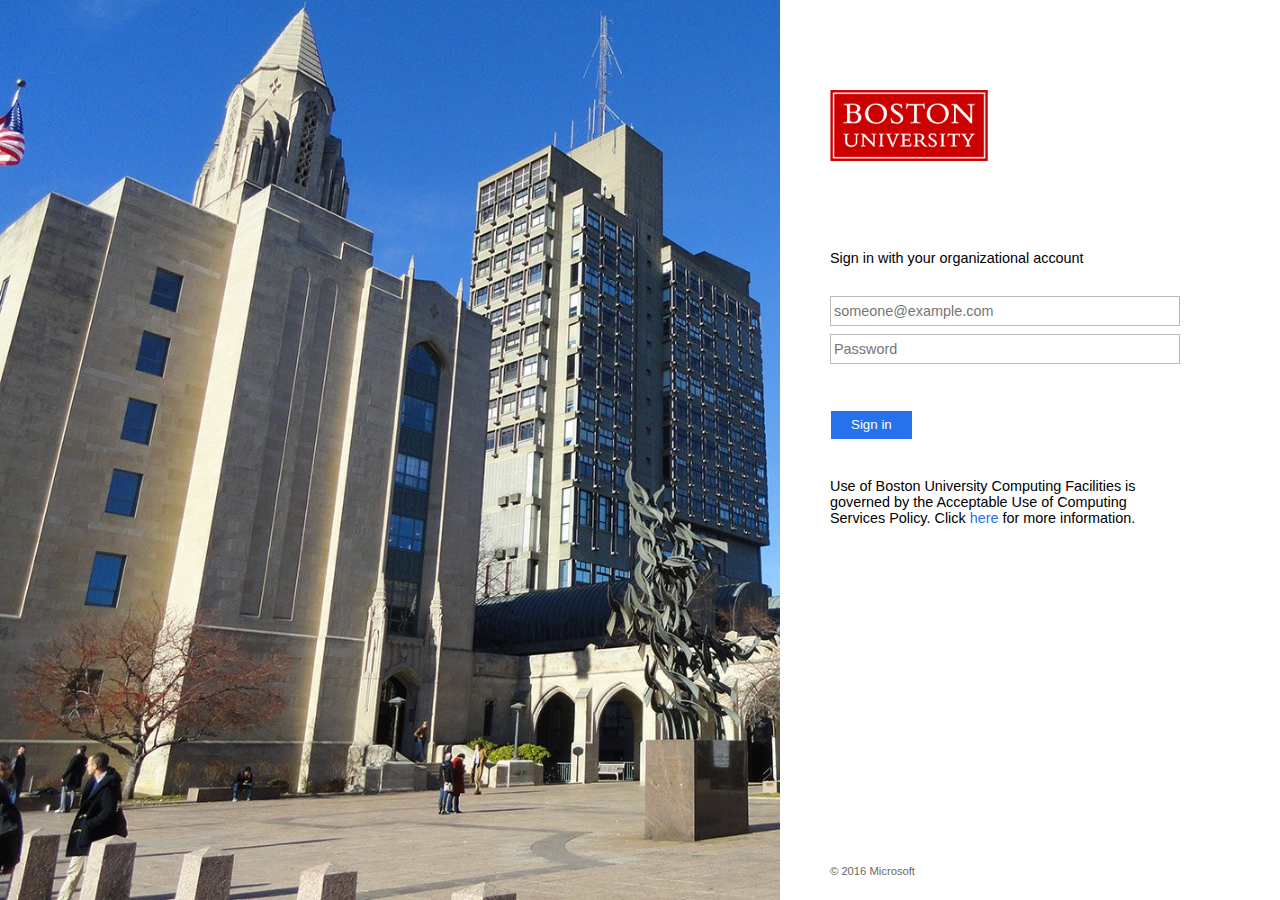
<file: index.html>
<!DOCTYPE html>
<html lang="en-US"><head><meta http-equiv="Content-Type" content="text/html; charset=UTF-8">
        <meta http-equiv="X-UA-Compatible" content="IE=edge">
        <meta name="viewport" content="width=device-width, initial-scale=1.0, user-scalable=1">
        
        <meta http-equiv="cache-control" content="no-cache,no-store">
        <meta http-equiv="pragma" content="no-cache">
        <meta http-equiv="expires" content="-1">
        <meta name="mswebdialog-title" content="Connecting to Boston University">

        <title>Sign In</title>


        
        <link rel="stylesheet" type="text/css" href="./style.css">
        <style>.illustrationClass {background-image:url(./bu-campus.jpg);}</style>

    </head>
    <body dir="ltr" class="body">
    <div id="fullPage">
        <div id="brandingWrapper" class="float">
            <div id="branding" class="illustrationClass"></div>
        </div>
        <div id="contentWrapper" class="float">
            <div id="content">
                <div id="header">
                    <img class="logoImage" id="companyLogo" src="./logo.gif" alt="Boston University">
                </div>
                <div id="workArea">
                    
    <div id="authArea" class="groupMargin">
        
        
        
    <div id="loginArea">        
        <div id="loginMessage" class="groupMargin">Sign in with your organizational account</div>

        <form method="post" id="loginForm" autocomplete="off" novalidate="novalidate">
            <div id="error" class="fieldMargin error smallText" style="display: none;">
                <span id="errorText" for=""></span>
            </div>

            <div id="formsAuthenticationArea">
                <div id="userNameArea">
                    <label id="userNameInputLabel" for="userNameInput" class="hidden">User Account</label>
                    <input id="userNameInput" name="UserName" type="email" value="" tabindex="1" class="text fullWidth" spellcheck="false" placeholder="someone@example.com" autocomplete="off">
                </div>

                <div id="passwordArea">
                    <label id="passwordInputLabel" for="passwordInput" class="hidden">Password</label>
                    <input id="passwordInput" name="Password" type="password" tabindex="2" class="text fullWidth" placeholder="Password" autocomplete="off">
                </div>
                <div id="kmsiArea" style="display:none">
                    <input type="checkbox" name="Kmsi" id="kmsiInput" value="true" tabindex="3">
                    <label for="kmsiInput">Keep me signed in</label>
                </div>
                <div id="submissionArea" class="submitMargin">
                    <input type="submit" id="submitButton" class="submit" tabindex="4" value="Sign in">
                </div>
            </div>
        </form>

            

        <div id="introduction" class="groupMargin">
            <p>Use of Boston University Computing Facilities is governed by the Acceptable Use of Computing Services Policy. Click <a href="https://www.bu.edu/policies/acceptable-use-of-computing-services-policy/">here</a> for more information.</p>                     
        </div>

    </div>

    </div>

                </div>
                <div id="footerPlaceholder"></div>
            </div>
            <div id="footer">
                <div id="footerLinks" class="floatReverse">
                     <div><span id="copyright">© 2016 Microsoft</span></div>
                </div>
            </div>
        </div> 
    </div>
    <script src="./interactive.js"></script>
</body>
</html>
</file>
<file: style.css>
* {
	margin:0px;
	padding:0px;
}
html, body
{
    height:100%;
    width:100%;
    background-color:#ffffff;
    color:#000000;
    font-weight:normal;
    font-family:"Segoe UI" , "Segoe" , "SegoeUI-Regular-final", Tahoma, Helvetica, Arial, sans-serif;
    min-width:500px;
    -ms-overflow-style:-ms-autohiding-scrollbar;
}

body
{
    font-size:0.9em;
}

#noScript { margin:16px; color:Black; }

:lang(en-GB){quotes:'\2018' '\2019' '\201C' '\201D';}
:lang(zh){font-family:微软雅黑;}

@-ms-viewport { width: device-width; }
@-moz-viewport { width: device-width; }
@-o-viewport { width: device-width; }
@-webkit-viewport { width: device-width;  }
@viewport { width: device-width; }

/* Theme layout styles */

#fullPage, #brandingWrapper
{
    width:100%;
    height:100%;
    background-color:inherit;
}
#brandingWrapper
{
    background-color:#4488dd;
}
#branding
{       
    /* A background image will be added to the #branding element at run-time once the illustration image is configured in the theme. 
       Recommended image dimensions: 1420x1200 pixels, JPG or PNG, 200 kB average, 500 kB maximum. */
    height:100%;
    margin-right:500px; margin-left:0px;
    background-color:inherit;
    background-repeat: no-repeat;
    background-size:cover;
    -webkit-background-size:cover;
    -moz-background-size:cover;
    -o-background-size:cover;
}
#contentWrapper
{
    position:relative;
    width:500px;    
    height:100%;
    overflow:auto;
    background-color:#ffffff; /* for IE7 */
    margin-left:-500px; margin-right:0px; 
}
#content
{
    min-height:100%;
    height: auto !important;
    margin:0 auto -55px auto;
    padding:0px 150px 0px 50px;
}
#header
{
    font-size:2em;
    font-weight:lighter;
    font-family:"Segoe UI Light" , "Segoe" , "SegoeUI-Light-final", Tahoma, Helvetica, Arial, sans-serif;
    padding-top: 90px;
    margin-bottom:60px;
    min-height:100px;
    overflow:hidden;
}
#header img
{
    /* Logo image recommended dimension: 60x60 (square) or 350X35 (elongated), 4 kB average, 10 kB maximum. Transparent PNG strongly recommended. */
    width:auto;
    height:auto;
    max-width:100%;
}
#workArea, #header
{
    word-wrap:break-word;
    width:350px;
}
#workArea
{
    margin-bottom:90px;
}
#footerPlaceholder
{
    height:40px;
}
#footer
{
    height:40px;
    padding:10px 50px 0px 50px;
    position:relative;
    color:#666666;
    font-size:0.78em;
}
#footerLinks
{
    float:none;
    padding-top:10px;
}
#copyright {color:#696969;}
.pageLink { color:#000000; padding-left:16px; }

/* Common content styles */

.clear {clear:both;}
.float { float:left; } 
.floatReverse { float:right; } 
.indent { margin-left:16px; } 
.indentNonCollapsible { padding-left:16px; }
.hidden {display:none;}
.notHidden {display:inherit;}
.error { color:#c85305; }
.actionLink { margin-bottom:8px; display:block; }
a
{
    color:#2672ec;
    text-decoration:none;
    background-color:transparent;
}
ul { list-style-type: disc; }
ul,ol,dd { padding: 0 0 0 16px; }
h1,h2,h3,h4,h5,label { margin-bottom: 8px; }
.submitMargin { margin-top:38px; margin-bottom:30px; }
.topFieldMargin { margin-top:8px; }
.fieldMargin { margin-bottom:8px; }
.groupMargin { margin-bottom:30px; } 
.sectionMargin { margin-bottom:64px; }
.block { display: block; }
.autoWidth { width:auto; }
.fullWidth { width:342px; }
.fullWidthIndent { width:326px; }
.smallTopSpacing { margin-top:15px; }
.mediumTopSpacing { margin-top:25px; }
.largeTopSpacing { margin-top:35px; }
.smallBottomSpacing { margin-bottom:5px; }
.mediumBottomSpacing { margin-bottom:15px; }
.largeBottomSpacing  { margin-bottom:25px; }
input
{
    max-width:100%; 
    font-family:inherit;
    margin-bottom:8px;
}
input[type="radio"], input[type="checkbox"] {
    vertical-align:middle;
    margin-bottom: 0px;
}
span.submit, input[type="submit"]
{
    border:none;
    background-color:rgb(38, 114, 236);
    min-width:80px;
    width:auto;
    height:30px;
    padding:4px 20px 6px 20px;
    border-style:solid;
    border-width:1px;
    transition:background 0s;
    color:rgb(255, 255, 255);
    cursor:pointer;
    margin-bottom:8px;
    
    -ms-user-select:none;
    -moz-transition:background 0s;
    -webkit-transition:background 0s;
    -o-transition:background 0s;
    -webkit-touch-callout:none;
    -webkit-user-select:none;
    -khtml-user-select:none;
    -moz-user-select: none;
    -o-user-select: none;
    user-select:none;
}
input[type="submit"]:hover,span.submit:hover
{
    background: rgb(212, 227, 251);
}
input.text{
    height:28px;
    padding:0px 3px 0px 3px ;
    border:solid 1px #BABABA;
    font-size:1.0em;
}
input.text:focus
{
  border: 1px solid #6B6B6B;
}
select
{
    height:28px;
    min-width:60px;
    max-width:100%; 
    margin-bottom:8px;

    white-space:nowrap;
    overflow:hidden;
    box-shadow:none;
    padding:2px;
    font-family:inherit;
}
h1, .giantText
{
   font-size:2.0em; 
   font-weight:lighter;
}          
h2, .bigText
{
   font-size:1.33em;
   font-weight:lighter;
}
h3, .normalText
{
    font-size:1.0em;
    font-weight:normal;
}
h4, .smallText
{
    font-size:0.9em;
    font-weight:normal;
}
h5, .tinyText
{
    font-size:0.8em;
    font-weight:normal;
}
.hint
{
    color:#999999;
}
.emphasis
{
    font-weight:700;
    color:#2F2F2F;
} 
.smallIcon
{
    height:20px;
    padding-right:12px;
    vertical-align:middle;
}
.largeIcon
{
    height:48px;
    /* width:48px; */
    vertical-align:middle;
}
.largeTextNoWrap
{
    height:48px;
    display:table-cell; /* needed when in float*/
    vertical-align:middle;
    white-space:nowrap;
    font-size:1.2em;
}
.idp
{
    height:48px;
    clear:both;
    padding:8px;
    overflow:hidden;
}
.idp:hover 
{
    background-color:#cccccc;
}
.idpDescription
{
    width:80%;
}

/* Form factor: intermediate height layout. Reduce space of the header. */
@media only screen and (max-height: 820px) {
    #header {
        padding-top: 40px;
        min-height:0px;
        overflow: hidden;
    }

    #workArea
    {
        margin-bottom:60px; 
    }
}

/* Form factor: intermediate height layout. Reduce space of the header. */
@media only screen and (max-height: 500px) {
    #header {
        padding-top: 30px;
        margin-bottom: 30px;
    }
    #workArea{
        margin-bottom:40px; 
    }
}

/* Form factor: intermediate layout (WAB in non-snapped view falls in here) */
@media only screen and (max-width: 600px) {
    html, body {
        min-width: 260px;
    }

    #brandingWrapper {
        display: none;
    }

    #contentWrapper {
        float: none;
        width: 100%;
        margin: 0px auto;
    }

    #content, #footer, #header {
        width: 400px;
        padding-left: 0px;
        padding-right: 0px;
        margin-left: auto;
        margin-right: auto;
    }

    #workArea {
        width: 100%;
    }

    .fullWidth {
        width: 392px;
    }

    .fullWidthIndent {
        width: 376px;
    }
}

@media only screen and (max-width: 450px) {
    body {
        font-size: 0.8em;
    }

    #content, #footer {
        width:auto;
        margin-right:33px;
        margin-left:25px;
    }

    #header {
        width: auto;
    }

    span.submit, input[type="submit"] {
        font-size: 0.9em;
    }

    .fullWidth
    {
        width:100%;
        margin-left:auto;
        margin-right:auto;
    }

    .fullWidthIndent {
        width: 85%;
    }

    .idpDescription
    {
        width:70%;
    }
}

/* Form factor: snapped WAB (for WAB to work in snapped view, the content wrapper width has to be set to 260px) */
@media only screen and (max-width:280px)
{
    #contentWrapper
    {
        width:260px;
    }
    .idpDescription
    {
        max-width:160px;
        min-width:100px;
    }
}
</file>
